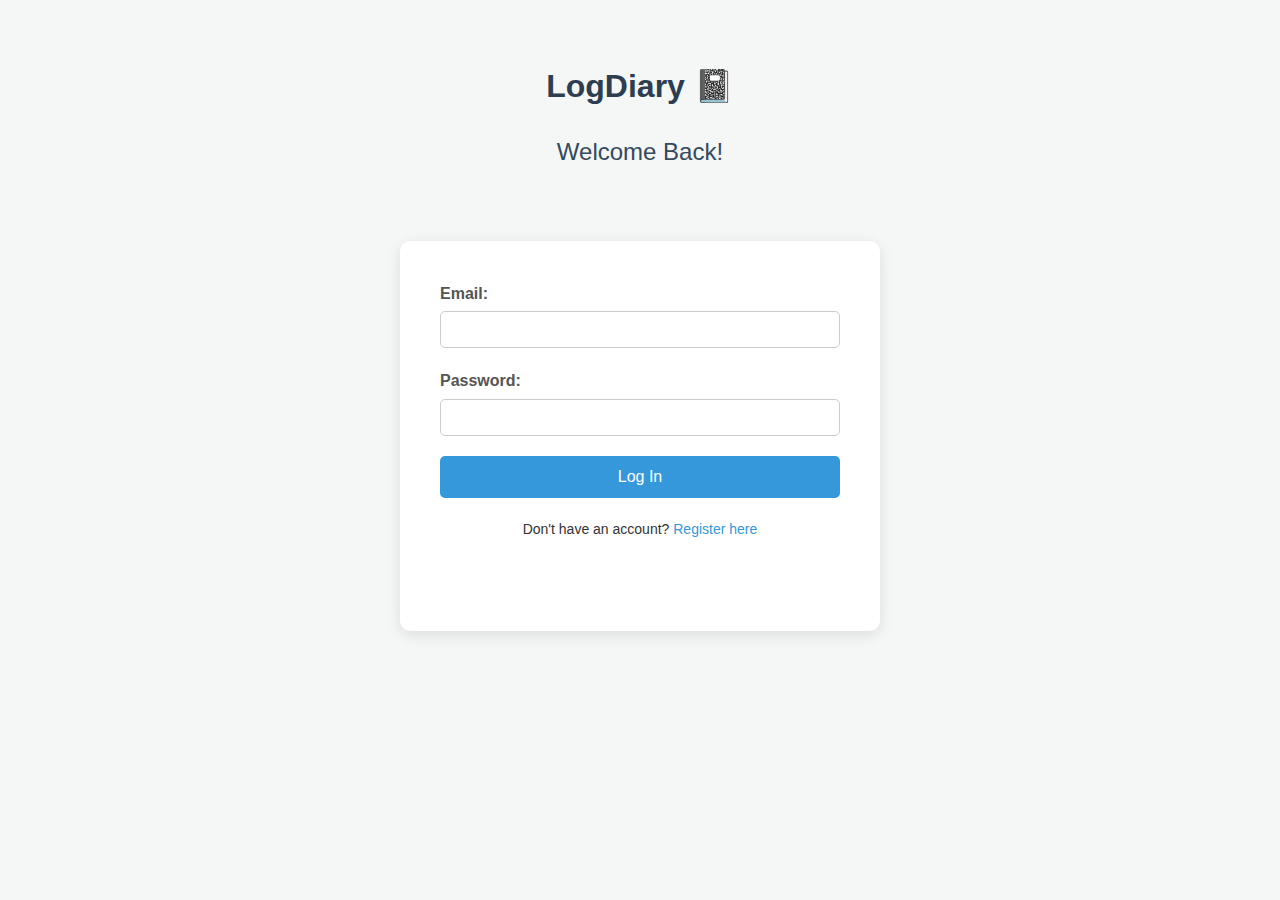
<file: index.html>
<!DOCTYPE html>
<html lang="en">
<head>
    <meta charset="UTF-8">
    <meta name="viewport" content="width=device-width, initial-scale=1.0">
    <title>LogDiary - Login</title>
    <link rel="stylesheet" href="style.css">
</head>
<body>
    <div class="container">
        <header>
            <h1>LogDiary 📓</h1>
            <h2>Welcome Back!</h2>
        </header>

        <main class="form-card">
            <form id="loginForm">
                <div class="input-group">
                    <label for="loginEmail">Email:</label>
                    <input type="email" id="loginEmail" required>
                </div>
                <div class="input-group">
                    <label for="loginPassword">Password:</label>
                    <input type="password" id="loginPassword" required>
                </div>
                <button type="submit" class="primary-btn">Log In</button>
            </form>
            <p class="switch-form">Don't have an account? <a href="register.html">Register here</a></p>
            <p id="loginMessage" class="message"></p>
        </main>
    </div>

    <script src="script.js"></script>
</body>
</html>
</file>
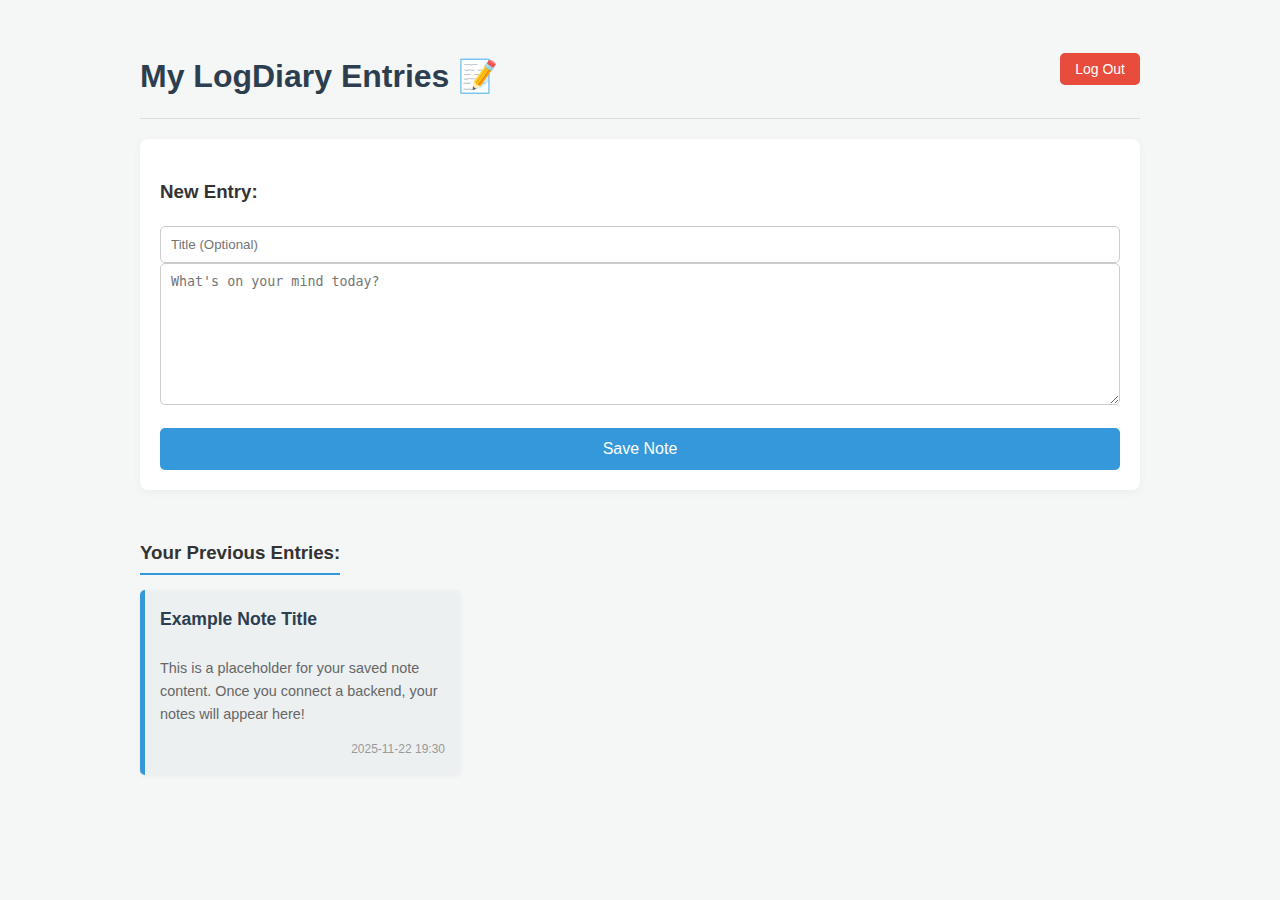
<file: notes.html>
<!DOCTYPE html>
<html lang="en">
<head>
    <meta charset="UTF-8">
    <meta name="viewport" content="width=device-width, initial-scale=1.0">
    <title>LogDiary - My Notes</title>
    <link rel="stylesheet" href="style.css">
</head>
<body>
    <div class="container">
        <header class="notes-header">
            <h1>My LogDiary Entries 📝</h1>
            <button id="logoutBtn" class="secondary-btn">Log Out</button>
        </header>

        <main class="notes-content">
            <section class="new-note-section">
                <h3>New Entry:</h3>
                <form id="noteForm">
                    <input type="text" id="noteTitle" placeholder="Title (Optional)" maxlength="50">
                    <textarea id="noteContent" rows="8" placeholder="What's on your mind today?" required></textarea>
                    <button type="submit" class="primary-btn">Save Note</button>
                </form>
            </section>

            <section class="saved-notes-section">
                <h3>Your Previous Entries:</h3>
                <div id="notesList" class="notes-grid">
                    <div class="note-card">
                        <h4>Example Note Title</h4>
                        <p>This is a placeholder for your saved note content. Once you connect a backend, your notes will appear here!</p>
                        <small>2025-11-22 19:30</small>
                    </div>
                </div>
            </section>
        </main>
    </div>

    <script src="script.js"></script>
</body>
</html>
</file>
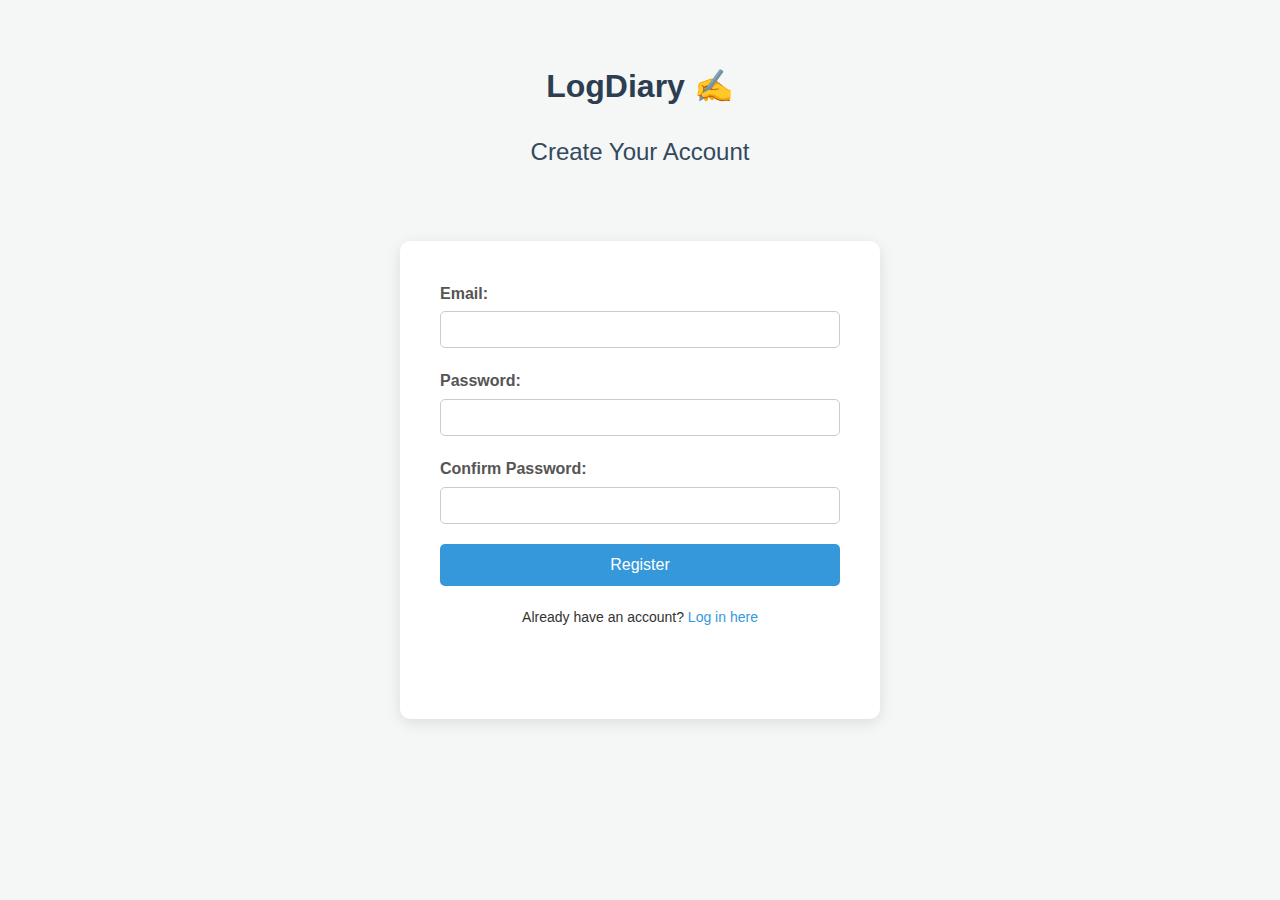
<file: register.html>
<!DOCTYPE html>
<html lang="en">
<head>
    <meta charset="UTF-8">
    <meta name="viewport" content="width=device-width, initial-scale=1.0">
    <title>LogDiary - Register</title>
    <link rel="stylesheet" href="style.css">
</head>
<body>
    <div class="container">
        <header>
            <h1>LogDiary ✍️</h1>
            <h2>Create Your Account</h2>
        </header>

        <main class="form-card">
            <form id="registerForm">
                <div class="input-group">
                    <label for="registerEmail">Email:</label>
                    <input type="email" id="registerEmail" required>
                </div>
                <div class="input-group">
                    <label for="registerPassword">Password:</label>
                    <input type="password" id="registerPassword" required>
                </div>
                <div class="input-group">
                    <label for="confirmPassword">Confirm Password:</label>
                    <input type="password" id="confirmPassword" required>
                </div>
                <button type="submit" class="primary-btn">Register</button>
            </form>
            <p class="switch-form">Already have an account? <a href="index.html">Log in here</a></p>
            <p id="registerMessage" class="message"></p>
        </main>
    </div>

    <script src="script.js"></script>
</body>
</html>
</file>
<file: style.css>
/* style.css */

/* Global Reset and Typography */
body {
    font-family: 'Segoe UI', Tahoma, Geneva, Verdana, sans-serif;
    background-color: #f4f7f6; /* Light gray background */
    color: #333;
    margin: 0;
    padding: 0;
    line-height: 1.6;
}

.container {
    max-width: 1000px;
    margin: 0 auto;
    padding: 20px;
}

header {
    text-align: center;
    padding: 20px 0;
}

h1 {
    color: #2c3e50; /* Dark blue/gray */
    margin-bottom: 5px;
}

h2 {
    color: #34495e;
    font-weight: 300;
}

/* --- Form Styling (Login/Register) --- */
.form-card {
    background: #fff;
    padding: 40px;
    border-radius: 10px;
    box-shadow: 0 4px 15px rgba(0, 0, 0, 0.1);
    max-width: 400px;
    margin: 30px auto;
}

.input-group {
    margin-bottom: 20px;
}

.input-group label {
    display: block;
    margin-bottom: 5px;
    font-weight: bold;
    color: #555;
}

input[type="email"],
input[type="password"],
input[type="text"],
textarea {
    width: 100%;
    padding: 10px;
    border: 1px solid #ccc;
    border-radius: 5px;
    box-sizing: border-box; /* Includes padding and border in the element's total width and height */
    transition: border-color 0.3s;
}

input:focus,
textarea:focus {
    border-color: #3498db; /* Blue on focus */
    outline: none;
}

/* Buttons */
.primary-btn {
    background-color: #3498db; /* Primary Blue */
    color: white;
    padding: 12px 20px;
    border: none;
    border-radius: 5px;
    cursor: pointer;
    font-size: 16px;
    width: 100%;
    transition: background-color 0.3s;
}

.primary-btn:hover {
    background-color: #2980b9;
}

.secondary-btn {
    background-color: #e74c3c; /* Red for Logout */
    color: white;
    padding: 8px 15px;
    border: none;
    border-radius: 5px;
    cursor: pointer;
    font-size: 14px;
    transition: background-color 0.3s;
}

.secondary-btn:hover {
    background-color: #c0392b;
}

/* Messages and Links */
.switch-form {
    text-align: center;
    margin-top: 20px;
    font-size: 14px;
}

.switch-form a {
    color: #3498db;
    text-decoration: none;
}

.switch-form a:hover {
    text-decoration: underline;
}

.message {
    text-align: center;
    padding: 10px;
    margin-top: 15px;
    border-radius: 5px;
    font-weight: bold;
}

/* --- Notes Dashboard Styling --- */
.notes-header {
    display: flex;
    justify-content: space-between;
    align-items: center;
    border-bottom: 1px solid #ddd;
    margin-bottom: 20px;
    padding: 10px 0;
}

.new-note-section {
    background: #fff;
    padding: 20px;
    border-radius: 8px;
    box-shadow: 0 2px 10px rgba(0, 0, 0, 0.05);
    margin-bottom: 30px;
}

#noteContent {
    resize: vertical; /* Allow vertical resizing */
    margin-bottom: 15px;
}

.saved-notes-section h3 {
    border-bottom: 2px solid #3498db;
    display: inline-block;
    padding-bottom: 5px;
    margin-bottom: 15px;
}

.notes-grid {
    display: grid;
    grid-template-columns: repeat(auto-fill, minmax(280px, 1fr));
    gap: 20px;
}

.note-card {
    background: #ecf0f1; /* Light background for notes */
    padding: 15px;
    border-left: 5px solid #3498db; /* Accent border */
    border-radius: 5px;
    box-shadow: 0 1px 5px rgba(0, 0, 0, 0.05);
}

.note-card h4 {
    margin-top: 0;
    color: #2c3e50;
    font-size: 1.1em;
}

.note-card p {
    font-size: 0.9em;
    color: #666;
    white-space: pre-wrap; /* Preserves formatting and line breaks */
    word-wrap: break-word;
}

.note-card small {
    display: block;
    margin-top: 10px;
    color: #999;
    text-align: right;
    font-size: 0.75em;
}
</file>
